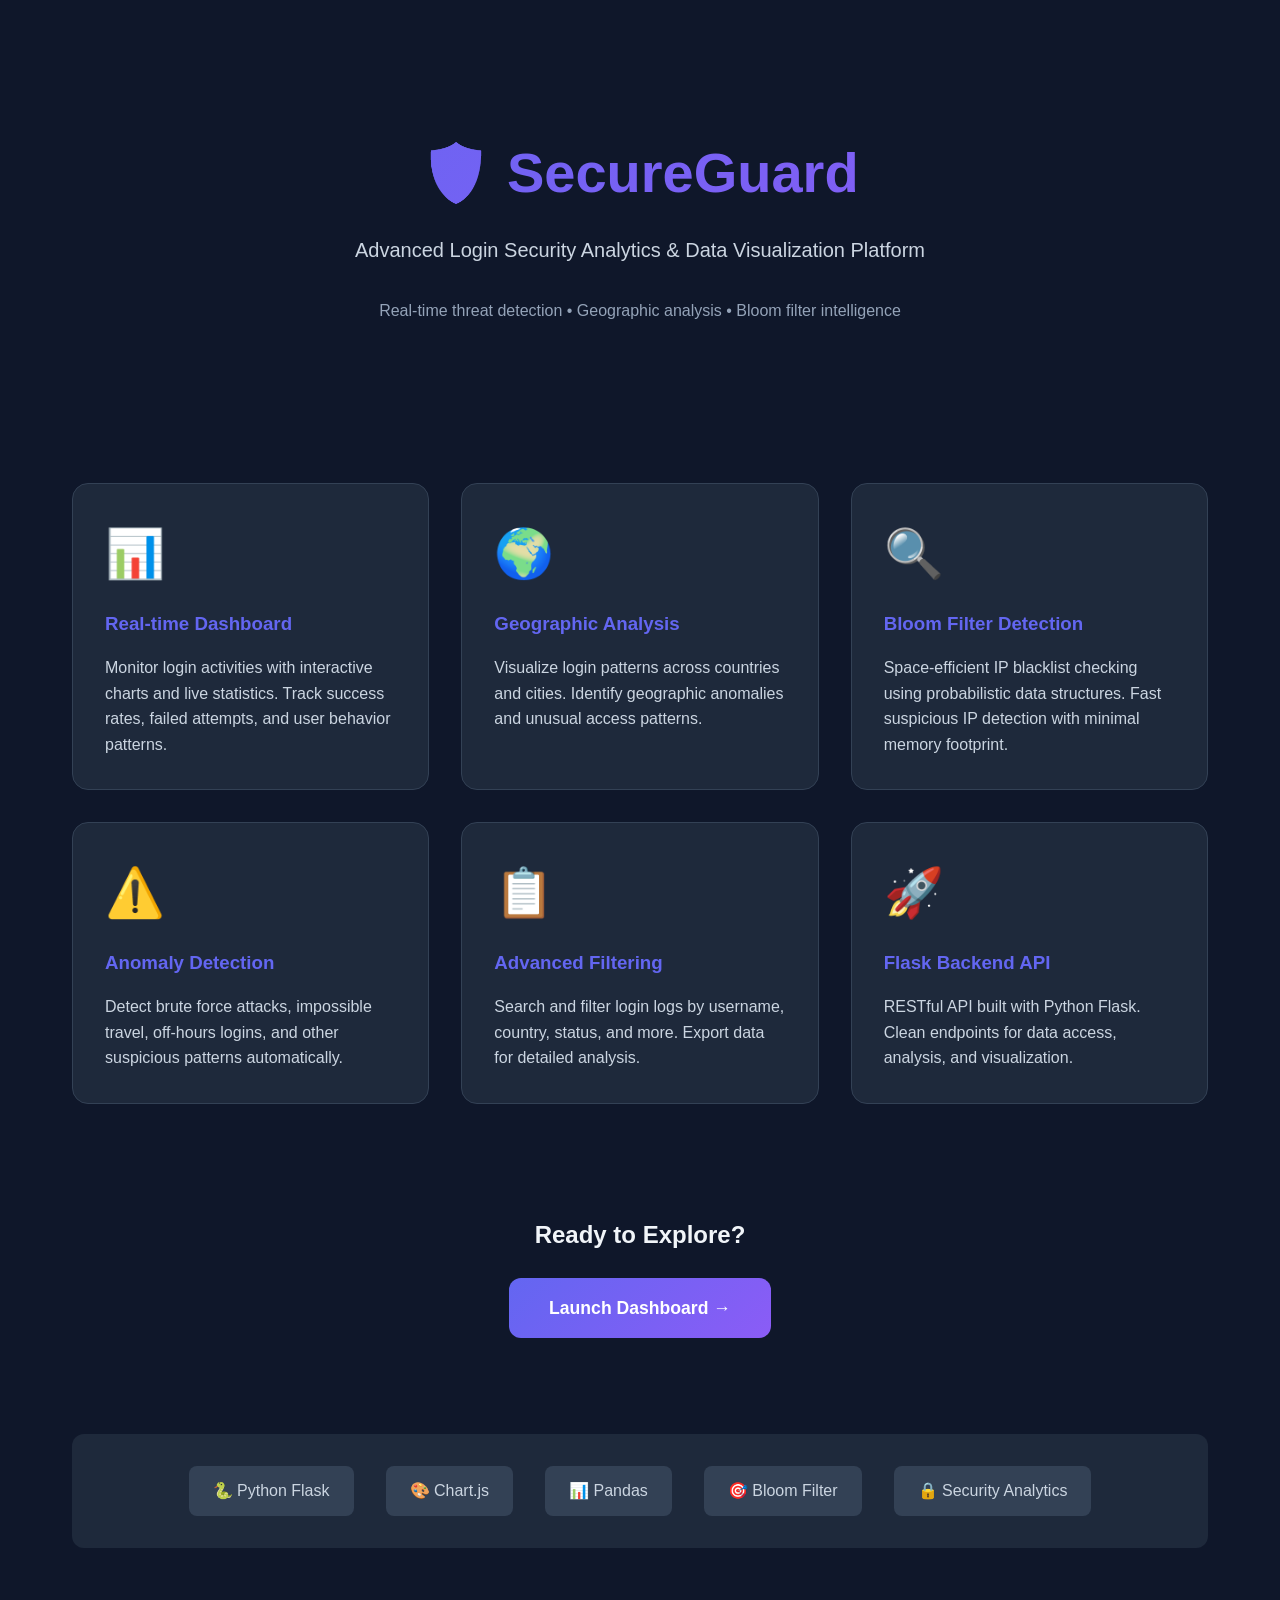
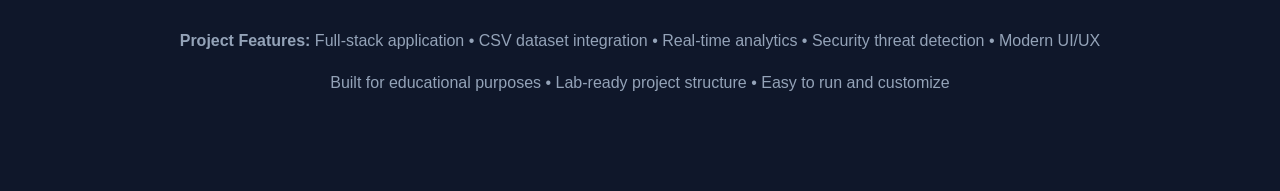
<file: frontend/index.html>
<!DOCTYPE html>
<html lang="en">
<head>
    <meta charset="UTF-8">
    <meta name="viewport" content="width=device-width, initial-scale=1.0">
    <title>SecureGuard - Login Security Analytics</title>
    <link rel="stylesheet" href="css/styles.css">
    <style>
        .landing-container {
            max-width: 1200px;
            margin: 0 auto;
            padding: 4rem 2rem;
        }

        .hero {
            text-align: center;
            padding: 4rem 0;
        }

        .hero h1 {
            font-size: 3.5rem;
            margin-bottom: 1rem;
            background: linear-gradient(135deg, #6366f1 0%, #8b5cf6 100%);
            -webkit-background-clip: text;
            -webkit-text-fill-color: transparent;
        }

        .hero p {
            font-size: 1.25rem;
            color: var(--text-secondary);
            margin-bottom: 2rem;
        }

        .features-grid {
            display: grid;
            grid-template-columns: repeat(auto-fit, minmax(280px, 1fr));
            gap: 2rem;
            margin: 4rem 0;
        }

        .feature-card {
            background-color: var(--bg-secondary);
            padding: 2rem;
            border-radius: 16px;
            border: 1px solid var(--border-color);
            transition: transform 0.3s, box-shadow 0.3s;
        }

        .feature-card:hover {
            transform: translateY(-5px);
            box-shadow: var(--shadow-lg);
        }

        .feature-icon {
            font-size: 3rem;
            margin-bottom: 1rem;
        }

        .feature-card h3 {
            margin-bottom: 1rem;
            color: var(--primary-color);
        }

        .cta-section {
            text-align: center;
            padding: 3rem 0;
        }

        .cta-button {
            display: inline-block;
            padding: 1rem 2.5rem;
            background: linear-gradient(135deg, #6366f1 0%, #8b5cf6 100%);
            color: white;
            text-decoration: none;
            border-radius: 12px;
            font-weight: 600;
            font-size: 1.1rem;
            transition: transform 0.3s, box-shadow 0.3s;
        }

        .cta-button:hover {
            transform: translateY(-2px);
            box-shadow: 0 10px 25px rgba(99, 102, 241, 0.4);
        }

        .tech-stack {
            display: flex;
            justify-content: center;
            gap: 2rem;
            flex-wrap: wrap;
            margin-top: 3rem;
            padding: 2rem;
            background-color: var(--bg-secondary);
            border-radius: 12px;
        }

        .tech-item {
            display: flex;
            align-items: center;
            gap: 0.5rem;
            padding: 0.75rem 1.5rem;
            background-color: var(--bg-tertiary);
            border-radius: 8px;
            color: var(--text-secondary);
        }
    </style>
</head>
<body>
    <div class="landing-container">
        <div class="hero">
            <h1>🛡️ SecureGuard</h1>
            <p>Advanced Login Security Analytics & Data Visualization Platform</p>
            <p style="color: var(--text-muted); font-size: 1rem;">
                Real-time threat detection • Geographic analysis • Bloom filter intelligence
            </p>
        </div>

        <div class="features-grid">
            <div class="feature-card">
                <div class="feature-icon">📊</div>
                <h3>Real-time Dashboard</h3>
                <p style="color: var(--text-secondary);">
                    Monitor login activities with interactive charts and live statistics. 
                    Track success rates, failed attempts, and user behavior patterns.
                </p>
            </div>

            <div class="feature-card">
                <div class="feature-icon">🌍</div>
                <h3>Geographic Analysis</h3>
                <p style="color: var(--text-secondary);">
                    Visualize login patterns across countries and cities. 
                    Identify geographic anomalies and unusual access patterns.
                </p>
            </div>

            <div class="feature-card">
                <div class="feature-icon">🔍</div>
                <h3>Bloom Filter Detection</h3>
                <p style="color: var(--text-secondary);">
                    Space-efficient IP blacklist checking using probabilistic data structures. 
                    Fast suspicious IP detection with minimal memory footprint.
                </p>
            </div>

            <div class="feature-card">
                <div class="feature-icon">⚠️</div>
                <h3>Anomaly Detection</h3>
                <p style="color: var(--text-secondary);">
                    Detect brute force attacks, impossible travel, off-hours logins, 
                    and other suspicious patterns automatically.
                </p>
            </div>

            <div class="feature-card">
                <div class="feature-icon">📋</div>
                <h3>Advanced Filtering</h3>
                <p style="color: var(--text-secondary);">
                    Search and filter login logs by username, country, status, and more. 
                    Export data for detailed analysis.
                </p>
            </div>

            <div class="feature-card">
                <div class="feature-icon">🚀</div>
                <h3>Flask Backend API</h3>
                <p style="color: var(--text-secondary);">
                    RESTful API built with Python Flask. Clean endpoints for data access, 
                    analysis, and visualization.
                </p>
            </div>
        </div>

        <div class="cta-section">
            <h2 style="margin-bottom: 1.5rem;">Ready to Explore?</h2>
            <a href="dashboard.html" class="cta-button">Launch Dashboard →</a>
        </div>

        <div class="tech-stack">
            <div class="tech-item">🐍 Python Flask</div>
            <div class="tech-item">🎨 Chart.js</div>
            <div class="tech-item">📊 Pandas</div>
            <div class="tech-item">🎯 Bloom Filter</div>
            <div class="tech-item">🔒 Security Analytics</div>
        </div>

        <div style="text-align: center; margin-top: 3rem; padding: 2rem; color: var(--text-muted);">
            <p>
                <strong>Project Features:</strong> Full-stack application • CSV dataset integration • 
                Real-time analytics • Security threat detection • Modern UI/UX
            </p>
            <p style="margin-top: 1rem;">
                Built for educational purposes • Lab-ready project structure • Easy to run and customize
            </p>
        </div>
    </div>
</body>
</html>
</file>
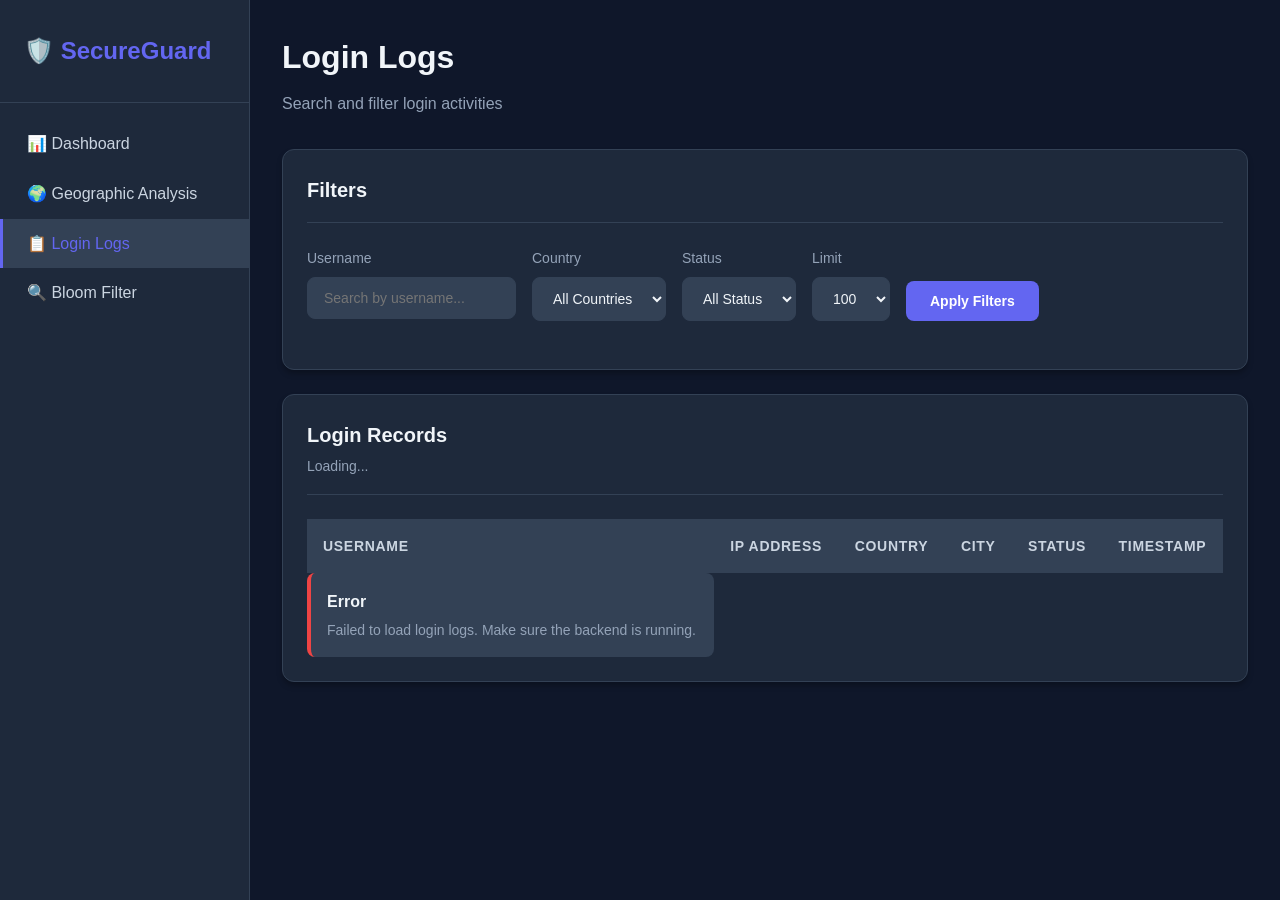
<file: frontend/logs.html>
<!DOCTYPE html>
<html lang="en">
<head>
    <meta charset="UTF-8">
    <meta name="viewport" content="width=device-width, initial-scale=1.0">
    <title>SecureGuard - Login Logs</title>
    <link rel="stylesheet" href="css/styles.css">
</head>
<body>
    <!-- Sidebar -->
    <aside class="sidebar">
        <div class="logo">
            <h1>🛡️ SecureGuard</h1>
        </div>
        <nav class="nav-menu">
            <a href="dashboard.html" class="nav-item">📊 Dashboard</a>
            <a href="geo.html" class="nav-item">🌍 Geographic Analysis</a>
            <a href="logs.html" class="nav-item active">📋 Login Logs</a>
            <a href="bloom.html" class="nav-item">🔍 Bloom Filter</a>
        </nav>
    </aside>

    <!-- Main Content -->
    <main class="main-content">
        <div class="header">
            <h1>Login Logs</h1>
            <p>Search and filter login activities</p>
        </div>

        <!-- Filters -->
        <div class="card">
            <div class="card-header">
                <h2 class="card-title">Filters</h2>
            </div>
            <div class="filters">
                <div class="filter-group">
                    <label for="searchUsername">Username</label>
                    <input type="search" id="searchUsername" placeholder="Search by username...">
                </div>
                <div class="filter-group">
                    <label for="filterCountry">Country</label>
                    <select id="filterCountry">
                        <option value="">All Countries</option>
                    </select>
                </div>
                <div class="filter-group">
                    <label for="filterStatus">Status</label>
                    <select id="filterStatus">
                        <option value="">All Status</option>
                        <option value="success">Success</option>
                        <option value="failed">Failed</option>
                    </select>
                </div>
                <div class="filter-group">
                    <label for="filterLimit">Limit</label>
                    <select id="filterLimit">
                        <option value="50">50</option>
                        <option value="100" selected>100</option>
                        <option value="200">200</option>
                        <option value="500">500</option>
                    </select>
                </div>
                <div class="filter-group" style="justify-content: flex-end;">
                    <label>&nbsp;</label>
                    <button class="btn btn-primary" onclick="applyFilters()">Apply Filters</button>
                </div>
            </div>
        </div>

        <!-- Results Info -->
        <div class="card">
            <div class="card-header">
                <h2 class="card-title">Login Records</h2>
                <p class="card-subtitle" id="resultsInfo">Loading...</p>
            </div>
            <div class="table-container">
                <table>
                    <thead>
                        <tr>
                            <th>Username</th>
                            <th>IP Address</th>
                            <th>Country</th>
                            <th>City</th>
                            <th>Status</th>
                            <th>Timestamp</th>
                        </tr>
                    </thead>
                    <tbody id="logsTableBody">
                        <tr>
                            <td colspan="6" class="loading">
                                <div class="spinner"></div>
                                Loading logs...
                            </td>
                        </tr>
                    </tbody>
                </table>
            </div>
        </div>
    </main>

    <script src="js/api.js"></script>
    <script>
        let allCountries = [];

        // Load initial data
        async function loadLogs() {
            try {
                // Load all logs to get countries
                const data = await API.getLoginLogs({ limit: 1000 });
                
                // Extract unique countries
                allCountries = [...new Set(data.logs.map(log => log.country))].sort();
                populateCountryFilter();
                
                // Display initial logs
                displayLogs(data);

            } catch (error) {
                console.error('Error loading logs:', error);
                showError('logsTableBody', 'Failed to load login logs. Make sure the backend is running.');
            }
        }

        function populateCountryFilter() {
            const select = document.getElementById('filterCountry');
            allCountries.forEach(country => {
                const option = document.createElement('option');
                option.value = country;
                option.textContent = country;
                select.appendChild(option);
            });
        }

        async function applyFilters() {
            const username = document.getElementById('searchUsername').value;
            const country = document.getElementById('filterCountry').value;
            const status = document.getElementById('filterStatus').value;
            const limit = document.getElementById('filterLimit').value;

            const filters = {};
            if (username) filters.username = username;
            if (country) filters.country = country;
            if (status) filters.status = status;
            if (limit) filters.limit = limit;

            try {
                // Show loading
                document.getElementById('logsTableBody').innerHTML = `
                    <tr>
                        <td colspan="6" class="loading">
                            <div class="spinner"></div>
                            Applying filters...
                        </td>
                    </tr>
                `;

                const data = await API.getLoginLogs(filters);
                displayLogs(data);

            } catch (error) {
                console.error('Error applying filters:', error);
                showError('logsTableBody', 'Failed to apply filters.');
            }
        }

        function displayLogs(data) {
            const tbody = document.getElementById('logsTableBody');
            const resultsInfo = document.getElementById('resultsInfo');

            resultsInfo.textContent = `Showing ${formatNumber(data.total)} records`;

            if (data.logs.length === 0) {
                tbody.innerHTML = '<tr><td colspan="6">No logs found matching your filters</td></tr>';
                return;
            }

            tbody.innerHTML = data.logs.map(log => `
                <tr>
                    <td><strong>${log.username}</strong></td>
                    <td><code>${log.ip}</code></td>
                    <td>${log.country}</td>
                    <td>${log.city}</td>
                    <td><span class="badge ${log.status}">${log.status}</span></td>
                    <td>${log.timestamp}</td>
                </tr>
            `).join('');
        }

        // Add enter key support for search
        document.addEventListener('DOMContentLoaded', () => {
            loadLogs();
            
            document.getElementById('searchUsername').addEventListener('keypress', (e) => {
                if (e.key === 'Enter') {
                    applyFilters();
                }
            });
        });
    </script>
</body>
</html>
</file>
<file: frontend/css/styles.css>
:root {
    --primary-color: #6366f1;
    --secondary-color: #8b5cf6;
    --success-color: #10b981;
    --danger-color: #ef4444;
    --warning-color: #f59e0b;
    --info-color: #3b82f6;
    
    --bg-primary: #0f172a;
    --bg-secondary: #1e293b;
    --bg-tertiary: #334155;
    
    --text-primary: #f1f5f9;
    --text-secondary: #cbd5e1;
    --text-muted: #94a3b8;
    
    --border-color: #334155;
    --shadow: 0 4px 6px -1px rgba(0, 0, 0, 0.3);
    --shadow-lg: 0 10px 15px -3px rgba(0, 0, 0, 0.5);
}

* {
    margin: 0;
    padding: 0;
    box-sizing: border-box;
}

body {
    font-family: 'Inter', -apple-system, BlinkMacSystemFont, 'Segoe UI', Roboto, sans-serif;
    background-color: var(--bg-primary);
    color: var(--text-primary);
    line-height: 1.6;
}

/* Sidebar */
.sidebar {
    position: fixed;
    left: 0;
    top: 0;
    width: 250px;
    height: 100vh;
    background-color: var(--bg-secondary);
    padding: 2rem 0;
    border-right: 1px solid var(--border-color);
    overflow-y: auto;
}

.logo {
    padding: 0 1.5rem 2rem;
    border-bottom: 1px solid var(--border-color);
}

.logo h1 {
    font-size: 1.5rem;
    color: var(--primary-color);
    display: flex;
    align-items: center;
    gap: 0.5rem;
}

.nav-menu {
    padding: 1rem 0;
}

.nav-item {
    display: block;
    padding: 0.75rem 1.5rem;
    color: var(--text-secondary);
    text-decoration: none;
    transition: all 0.3s;
    border-left: 3px solid transparent;
}

.nav-item:hover {
    background-color: var(--bg-tertiary);
    color: var(--text-primary);
    border-left-color: var(--primary-color);
}

.nav-item.active {
    background-color: var(--bg-tertiary);
    color: var(--primary-color);
    border-left-color: var(--primary-color);
}

/* Main Content */
.main-content {
    margin-left: 250px;
    padding: 2rem;
    min-height: 100vh;
}

/* Header */
.header {
    margin-bottom: 2rem;
}

.header h1 {
    font-size: 2rem;
    margin-bottom: 0.5rem;
}

.header p {
    color: var(--text-muted);
}

/* Stats Cards */
.stats-grid {
    display: grid;
    grid-template-columns: repeat(auto-fit, minmax(250px, 1fr));
    gap: 1.5rem;
    margin-bottom: 2rem;
}

.stat-card {
    background-color: var(--bg-secondary);
    padding: 1.5rem;
    border-radius: 12px;
    border: 1px solid var(--border-color);
    box-shadow: var(--shadow);
}

.stat-card .stat-header {
    display: flex;
    justify-content: space-between;
    align-items: center;
    margin-bottom: 1rem;
}

.stat-card .stat-title {
    color: var(--text-muted);
    font-size: 0.875rem;
    text-transform: uppercase;
    letter-spacing: 0.05em;
}

.stat-card .stat-icon {
    width: 40px;
    height: 40px;
    border-radius: 8px;
    display: flex;
    align-items: center;
    justify-content: center;
    font-size: 1.25rem;
}

.stat-card .stat-value {
    font-size: 2rem;
    font-weight: 700;
    margin-bottom: 0.5rem;
}

.stat-card .stat-change {
    font-size: 0.875rem;
    display: flex;
    align-items: center;
    gap: 0.25rem;
}

.stat-change.positive {
    color: var(--success-color);
}

.stat-change.negative {
    color: var(--danger-color);
}

/* Card */
.card {
    background-color: var(--bg-secondary);
    border-radius: 12px;
    border: 1px solid var(--border-color);
    padding: 1.5rem;
    margin-bottom: 1.5rem;
    box-shadow: var(--shadow);
}

.card-header {
    margin-bottom: 1.5rem;
    padding-bottom: 1rem;
    border-bottom: 1px solid var(--border-color);
}

.card-title {
    font-size: 1.25rem;
    font-weight: 600;
}

.card-subtitle {
    color: var(--text-muted);
    font-size: 0.875rem;
    margin-top: 0.25rem;
}

/* Chart Container */
.chart-container {
    position: relative;
    height: 300px;
    margin-bottom: 1rem;
}

.chart-grid {
    display: grid;
    grid-template-columns: repeat(auto-fit, minmax(400px, 1fr));
    gap: 1.5rem;
}

/* Table */
.table-container {
    overflow-x: auto;
}

table {
    width: 100%;
    border-collapse: collapse;
}

thead {
    background-color: var(--bg-tertiary);
}

th {
    padding: 1rem;
    text-align: left;
    font-weight: 600;
    font-size: 0.875rem;
    text-transform: uppercase;
    letter-spacing: 0.05em;
    color: var(--text-secondary);
}

td {
    padding: 1rem;
    border-bottom: 1px solid var(--border-color);
}

tbody tr:hover {
    background-color: var(--bg-tertiary);
}

/* Badge */
.badge {
    display: inline-block;
    padding: 0.25rem 0.75rem;
    border-radius: 9999px;
    font-size: 0.75rem;
    font-weight: 600;
    text-transform: uppercase;
}

.badge.success {
    background-color: rgba(16, 185, 129, 0.2);
    color: var(--success-color);
}

.badge.failed {
    background-color: rgba(239, 68, 68, 0.2);
    color: var(--danger-color);
}

.badge.warning {
    background-color: rgba(245, 158, 11, 0.2);
    color: var(--warning-color);
}

.badge.critical {
    background-color: rgba(239, 68, 68, 0.3);
    color: var(--danger-color);
    animation: pulse 2s infinite;
}

/* Filters */
.filters {
    display: flex;
    gap: 1rem;
    margin-bottom: 1.5rem;
    flex-wrap: wrap;
}

.filter-group {
    display: flex;
    flex-direction: column;
    gap: 0.5rem;
}

.filter-group label {
    font-size: 0.875rem;
    color: var(--text-muted);
}

/* Form Elements */
input[type="text"],
input[type="search"],
select {
    padding: 0.75rem 1rem;
    background-color: var(--bg-tertiary);
    border: 1px solid var(--border-color);
    border-radius: 8px;
    color: var(--text-primary);
    font-size: 0.875rem;
    transition: all 0.3s;
}

input:focus,
select:focus {
    outline: none;
    border-color: var(--primary-color);
    box-shadow: 0 0 0 3px rgba(99, 102, 241, 0.1);
}

/* Button */
.btn {
    padding: 0.75rem 1.5rem;
    border: none;
    border-radius: 8px;
    font-weight: 600;
    cursor: pointer;
    transition: all 0.3s;
    font-size: 0.875rem;
}

.btn-primary {
    background-color: var(--primary-color);
    color: white;
}

.btn-primary:hover {
    background-color: #4f46e5;
    transform: translateY(-2px);
    box-shadow: var(--shadow-lg);
}

.btn-secondary {
    background-color: var(--bg-tertiary);
    color: var(--text-primary);
}

.btn-secondary:hover {
    background-color: var(--bg-tertiary);
    opacity: 0.8;
}

/* Alert List */
.alert-list {
    display: flex;
    flex-direction: column;
    gap: 1rem;
}

.alert-item {
    padding: 1rem;
    background-color: var(--bg-tertiary);
    border-radius: 8px;
    border-left: 4px solid var(--info-color);
    display: flex;
    justify-content: space-between;
    align-items: center;
}

.alert-item.warning {
    border-left-color: var(--warning-color);
}

.alert-item.critical {
    border-left-color: var(--danger-color);
}

.alert-content h4 {
    margin-bottom: 0.25rem;
}

.alert-content p {
    font-size: 0.875rem;
    color: var(--text-muted);
}

.alert-time {
    font-size: 0.75rem;
    color: var(--text-muted);
}

/* Bloom Filter Visualization */
.bloom-input {
    display: flex;
    gap: 1rem;
    margin-bottom: 1.5rem;
}

.bloom-input input {
    flex: 1;
}

.bloom-result {
    padding: 1.5rem;
    background-color: var(--bg-tertiary);
    border-radius: 8px;
    margin-top: 1rem;
}

.bloom-result.found {
    border: 2px solid var(--danger-color);
}

.bloom-result.not-found {
    border: 2px solid var(--success-color);
}

/* Loading State */
.loading {
    text-align: center;
    padding: 3rem;
    color: var(--text-muted);
}

.spinner {
    border: 3px solid var(--border-color);
    border-top-color: var(--primary-color);
    border-radius: 50%;
    width: 40px;
    height: 40px;
    animation: spin 1s linear infinite;
    margin: 0 auto 1rem;
}

@keyframes spin {
    to { transform: rotate(360deg); }
}

@keyframes pulse {
    0%, 100% { opacity: 1; }
    50% { opacity: 0.5; }
}

/* Responsive */
@media (max-width: 768px) {
    .sidebar {
        width: 100%;
        height: auto;
        position: relative;
    }
    
    .main-content {
        margin-left: 0;
    }
    
    .stats-grid {
        grid-template-columns: 1fr;
    }
    
    .chart-grid {
        grid-template-columns: 1fr;
    }
}

/* Scrollbar */
::-webkit-scrollbar {
    width: 8px;
    height: 8px;
}

::-webkit-scrollbar-track {
    background: var(--bg-secondary);
}

::-webkit-scrollbar-thumb {
    background: var(--bg-tertiary);
    border-radius: 4px;
}

::-webkit-scrollbar-thumb:hover {
    background: var(--border-color);
}
</file>
